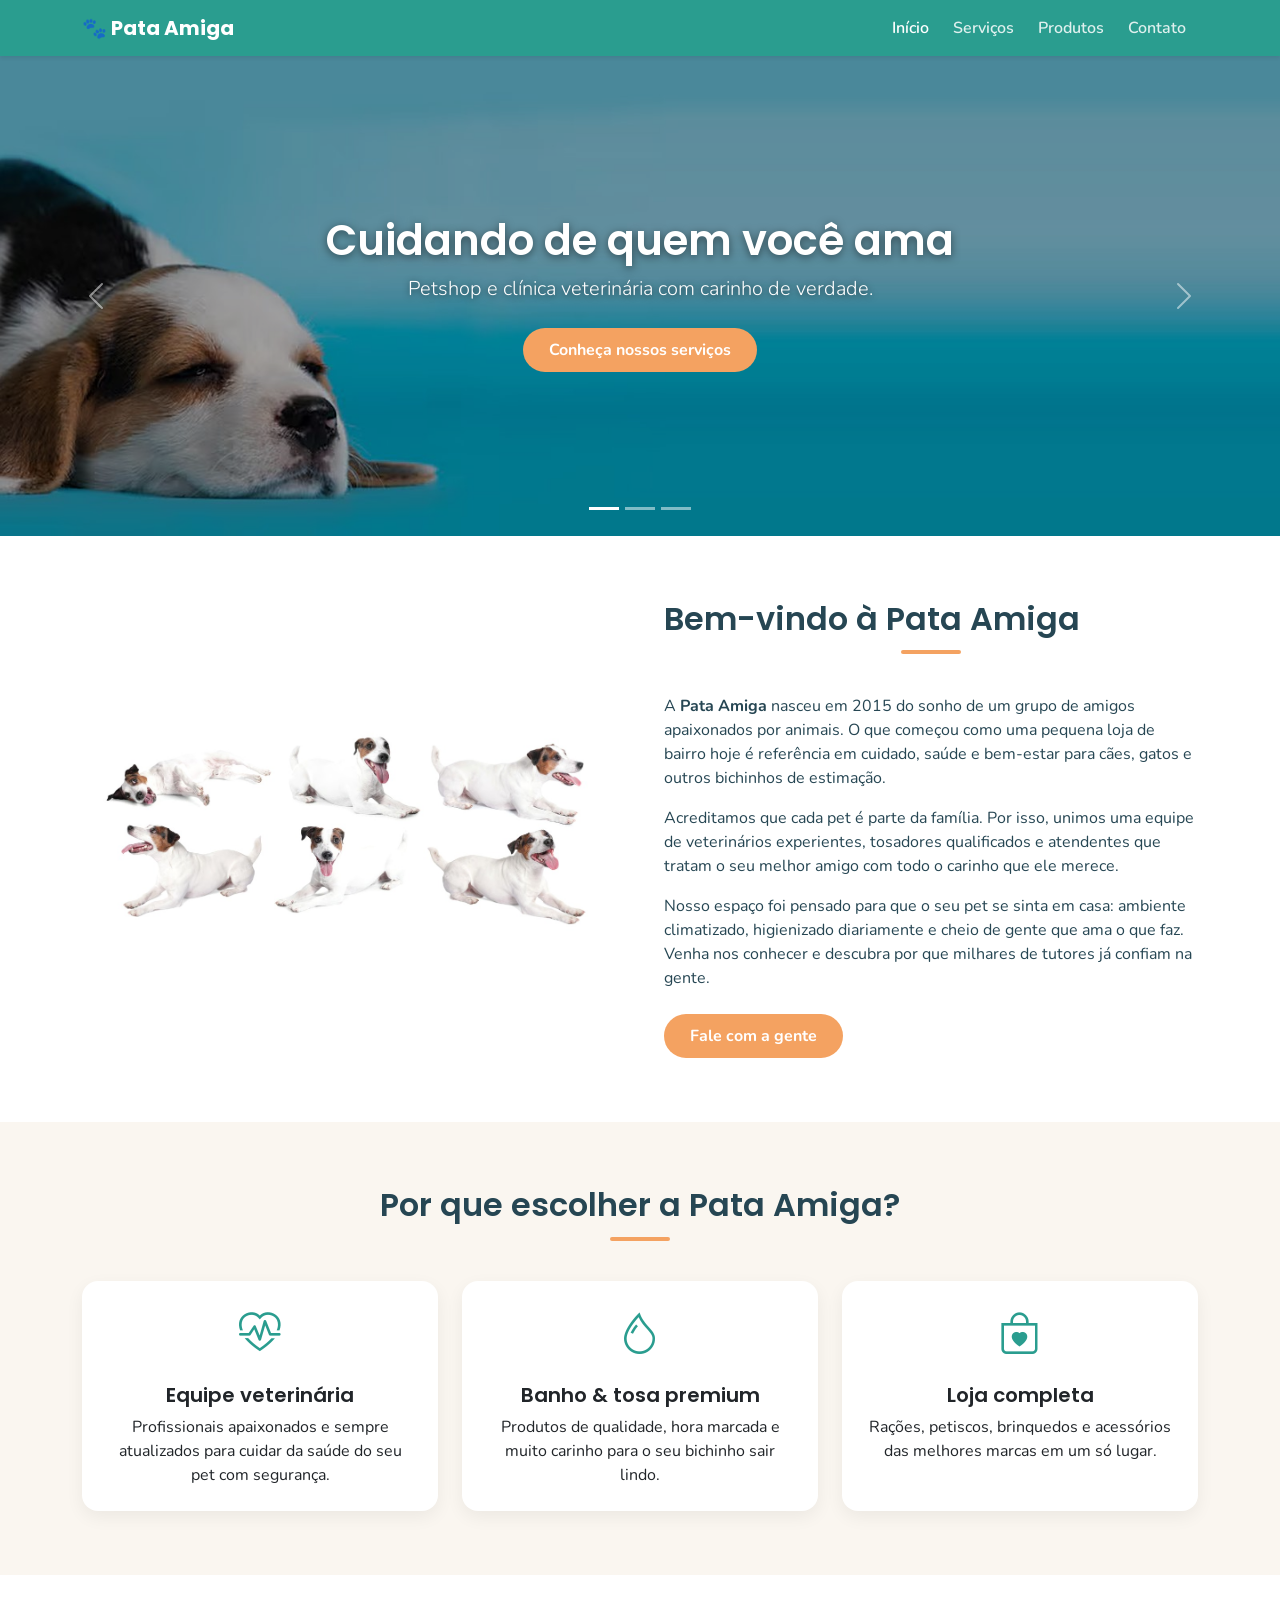
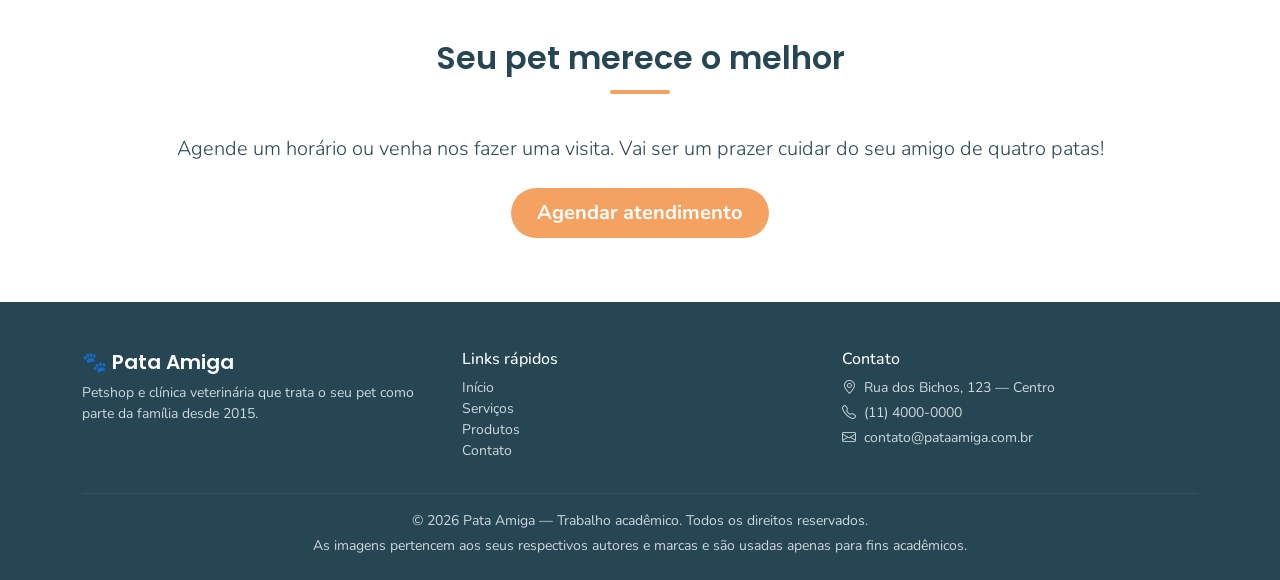
<file: index.html>
<!DOCTYPE html>
<html lang="pt-BR">
<head>
  <meta charset="UTF-8">
  <!-- Esta linha é o SEGREDO da responsividade: diz ao celular pra usar
       a largura real da tela. Sem ela, o site não encolhe no mobile. -->
  <meta name="viewport" content="width=device-width, initial-scale=1.0">
  <title>Pata Amiga — Petshop & Clínica Veterinária</title>

  <!-- Bootstrap (framework de estilo e responsividade) -->
  <link href="https://cdn.jsdelivr.net/npm/bootstrap@5.3.3/dist/css/bootstrap.min.css" rel="stylesheet">
  <!-- Ícones do Bootstrap (patinhas, telefone, etc.) -->
  <link href="https://cdn.jsdelivr.net/npm/bootstrap-icons@1.11.3/font/bootstrap-icons.min.css" rel="stylesheet">
  <!-- Fontes do Google -->
  <link href="https://fonts.googleapis.com/css2?family=Nunito:wght@400;600;700&family=Poppins:wght@500;600;700&display=swap" rel="stylesheet">
  <!-- Nosso CSS (tem que vir DEPOIS do Bootstrap pra conseguir sobrescrever) -->
  <link href="css/style.css" rel="stylesheet">
</head>
<body>

  <!-- ============ MENU (navbar) ============
       É o mesmo em todas as páginas. A classe "active" marca a página atual. -->
  <nav class="navbar navbar-expand-lg navbar-dark fixed-top shadow-sm navbar-pata">
    <div class="container">
      <a class="navbar-brand fw-bold" href="index.html">🐾 Pata Amiga</a>
      <!-- Botão "hambúrguer" que aparece no celular -->
      <button class="navbar-toggler" type="button" data-bs-toggle="collapse"
              data-bs-target="#menu" aria-controls="menu" aria-expanded="false" aria-label="Abrir menu">
        <span class="navbar-toggler-icon"></span>
      </button>
      <div class="collapse navbar-collapse" id="menu">
        <ul class="navbar-nav ms-auto">
          <li class="nav-item"><a class="nav-link active" href="index.html">Início</a></li>
          <li class="nav-item"><a class="nav-link" href="servicos.html">Serviços</a></li>
          <li class="nav-item"><a class="nav-link" href="produtos.html">Produtos</a></li>
          <li class="nav-item"><a class="nav-link" href="contato.html">Contato</a></li>
        </ul>
      </div>
    </div>
  </nav>

  <!-- ============ CARROSSEL (componente Bootstrap) ============ -->
  <div id="carrossel" class="carousel slide" data-bs-ride="carousel">
    <!-- Bolinhas de navegação embaixo -->
    <div class="carousel-indicators">
      <button type="button" data-bs-target="#carrossel" data-bs-slide-to="0" class="active" aria-label="Slide 1"></button>
      <button type="button" data-bs-target="#carrossel" data-bs-slide-to="1" aria-label="Slide 2"></button>
      <button type="button" data-bs-target="#carrossel" data-bs-slide-to="2" aria-label="Slide 3"></button>
    </div>
    <div class="carousel-inner">
      <div class="carousel-item active">
        <!-- "foco-esquerda" (ver style.css): mantém o filhote visível quando a foto é cortada -->
        <img src="img/banner-cachorro.jpg" class="foco-esquerda" alt="Filhote de beagle dormindo tranquilo">
        <div class="carousel-caption">
          <h2>Cuidando de quem você ama</h2>
          <p class="lead">Petshop e clínica veterinária com carinho de verdade.</p>
          <a href="servicos.html" class="btn btn-pata mt-2">Conheça nossos serviços</a>
        </div>
      </div>
      <div class="carousel-item">
        <img src="img/banner-tosa.jpg" alt="Tosadora secando um cachorro shih-tzu">
        <div class="carousel-caption">
          <h2>Banho & tosa com hora marcada</h2>
          <p class="lead">Seu pet sai cheiroso, bonito e sem estresse.</p>
          <a href="servicos.html" class="btn btn-pata mt-2">Agende agora</a>
        </div>
      </div>
      <div class="carousel-item">
        <img src="img/banner-produtos.jpg" alt="Linha de produtos de higiene para cães e gatos">
        <div class="carousel-caption">
          <h2>Tudo que o seu pet precisa</h2>
          <p class="lead">Rações, higiene, brinquedos e acessórios das melhores marcas.</p>
          <a href="produtos.html" class="btn btn-pata mt-2">Ver produtos</a>
        </div>
      </div>
    </div>
    <!-- Setas laterais -->
    <button class="carousel-control-prev" type="button" data-bs-target="#carrossel" data-bs-slide="prev">
      <span class="carousel-control-prev-icon" aria-hidden="true"></span>
      <span class="visually-hidden">Anterior</span>
    </button>
    <button class="carousel-control-next" type="button" data-bs-target="#carrossel" data-bs-slide="next">
      <span class="carousel-control-next-icon" aria-hidden="true"></span>
      <span class="visually-hidden">Próximo</span>
    </button>
  </div>

  <!-- ============ QUEM SOMOS ============ -->
  <section class="secao secao-branca">
    <div class="container">
      <!-- g-4 / g-lg-5 = espaço entre as colunas: menor no celular, maior em
           telas grandes. (Um espaço grande demais no celular "vaza" da tela
           e cria uma rolagem lateral.) -->
      <div class="row align-items-center g-4 g-lg-5">
        <div class="col-lg-6">
          <img src="img/boas-vindas.jpg" alt="Cachorro jack russell brincando em seis poses" class="img-fluid">
        </div>
        <div class="col-lg-6">
          <h2 class="titulo-secao text-start">Bem-vindo à Pata Amiga</h2>
          <p>A <strong>Pata Amiga</strong> nasceu em 2015 do sonho de um grupo de amigos apaixonados por animais. O que começou como uma pequena loja de bairro hoje é referência em cuidado, saúde e bem-estar para cães, gatos e outros bichinhos de estimação.</p>
          <p>Acreditamos que cada pet é parte da família. Por isso, unimos uma equipe de veterinários experientes, tosadores qualificados e atendentes que tratam o seu melhor amigo com todo o carinho que ele merece.</p>
          <p>Nosso espaço foi pensado para que o seu pet se sinta em casa: ambiente climatizado, higienizado diariamente e cheio de gente que ama o que faz. Venha nos conhecer e descubra por que milhares de tutores já confiam na gente.</p>
          <a href="contato.html" class="btn btn-pata mt-2">Fale com a gente</a>
        </div>
      </div>
    </div>
  </section>

  <!-- ============ DIFERENCIAIS (cards) ============ -->
  <section class="secao">
    <div class="container">
      <h2 class="titulo-secao">Por que escolher a Pata Amiga?</h2>
      <div class="row g-4">
        <div class="col-md-4">
          <div class="card h-100 text-center p-4">
            <i class="bi bi-heart-pulse icone-servico mb-3"></i>
            <h5>Equipe veterinária</h5>
            <p class="mb-0">Profissionais apaixonados e sempre atualizados para cuidar da saúde do seu pet com segurança.</p>
          </div>
        </div>
        <div class="col-md-4">
          <div class="card h-100 text-center p-4">
            <i class="bi bi-droplet icone-servico mb-3"></i>
            <h5>Banho & tosa premium</h5>
            <p class="mb-0">Produtos de qualidade, hora marcada e muito carinho para o seu bichinho sair lindo.</p>
          </div>
        </div>
        <div class="col-md-4">
          <div class="card h-100 text-center p-4">
            <i class="bi bi-bag-heart icone-servico mb-3"></i>
            <h5>Loja completa</h5>
            <p class="mb-0">Rações, petiscos, brinquedos e acessórios das melhores marcas em um só lugar.</p>
          </div>
        </div>
      </div>
    </div>
  </section>

  <!-- ============ CHAMADA FINAL ============ -->
  <section class="secao secao-branca text-center">
    <div class="container">
      <h2 class="titulo-secao">Seu pet merece o melhor</h2>
      <p class="lead mb-4">Agende um horário ou venha nos fazer uma visita. Vai ser um prazer cuidar do seu amigo de quatro patas!</p>
      <a href="contato.html" class="btn btn-pata btn-lg">Agendar atendimento</a>
    </div>
  </section>

  <!-- ============ RODAPÉ ============ -->
  <footer class="rodape pt-5 pb-4">
    <div class="container">
      <div class="row g-4">
        <div class="col-md-4">
          <h5 class="text-white">🐾 Pata Amiga</h5>
          <p class="small">Petshop e clínica veterinária que trata o seu pet como parte da família desde 2015.</p>
        </div>
        <div class="col-md-4">
          <h6 class="text-white">Links rápidos</h6>
          <ul class="list-unstyled small">
            <li><a href="index.html">Início</a></li>
            <li><a href="servicos.html">Serviços</a></li>
            <li><a href="produtos.html">Produtos</a></li>
            <li><a href="contato.html">Contato</a></li>
          </ul>
        </div>
        <div class="col-md-4">
          <h6 class="text-white">Contato</h6>
          <p class="small mb-1"><i class="bi bi-geo-alt me-2"></i>Rua dos Bichos, 123 — Centro</p>
          <p class="small mb-1"><i class="bi bi-telephone me-2"></i>(11) 4000-0000</p>
          <p class="small"><i class="bi bi-envelope me-2"></i>contato@pataamiga.com.br</p>
        </div>
      </div>
      <hr class="border-secondary">
      <p class="text-center small mb-1">© 2026 Pata Amiga — Trabalho acadêmico. Todos os direitos reservados.</p>
      <p class="text-center small mb-0">As imagens pertencem aos seus respectivos autores e marcas e são usadas apenas para fins acadêmicos.</p>
    </div>
  </footer>

  <!-- JavaScript do Bootstrap (faz o menu e o carrossel funcionarem) -->
  <script src="https://cdn.jsdelivr.net/npm/bootstrap@5.3.3/dist/js/bootstrap.bundle.min.js"></script>
</body>
</html>
</file>
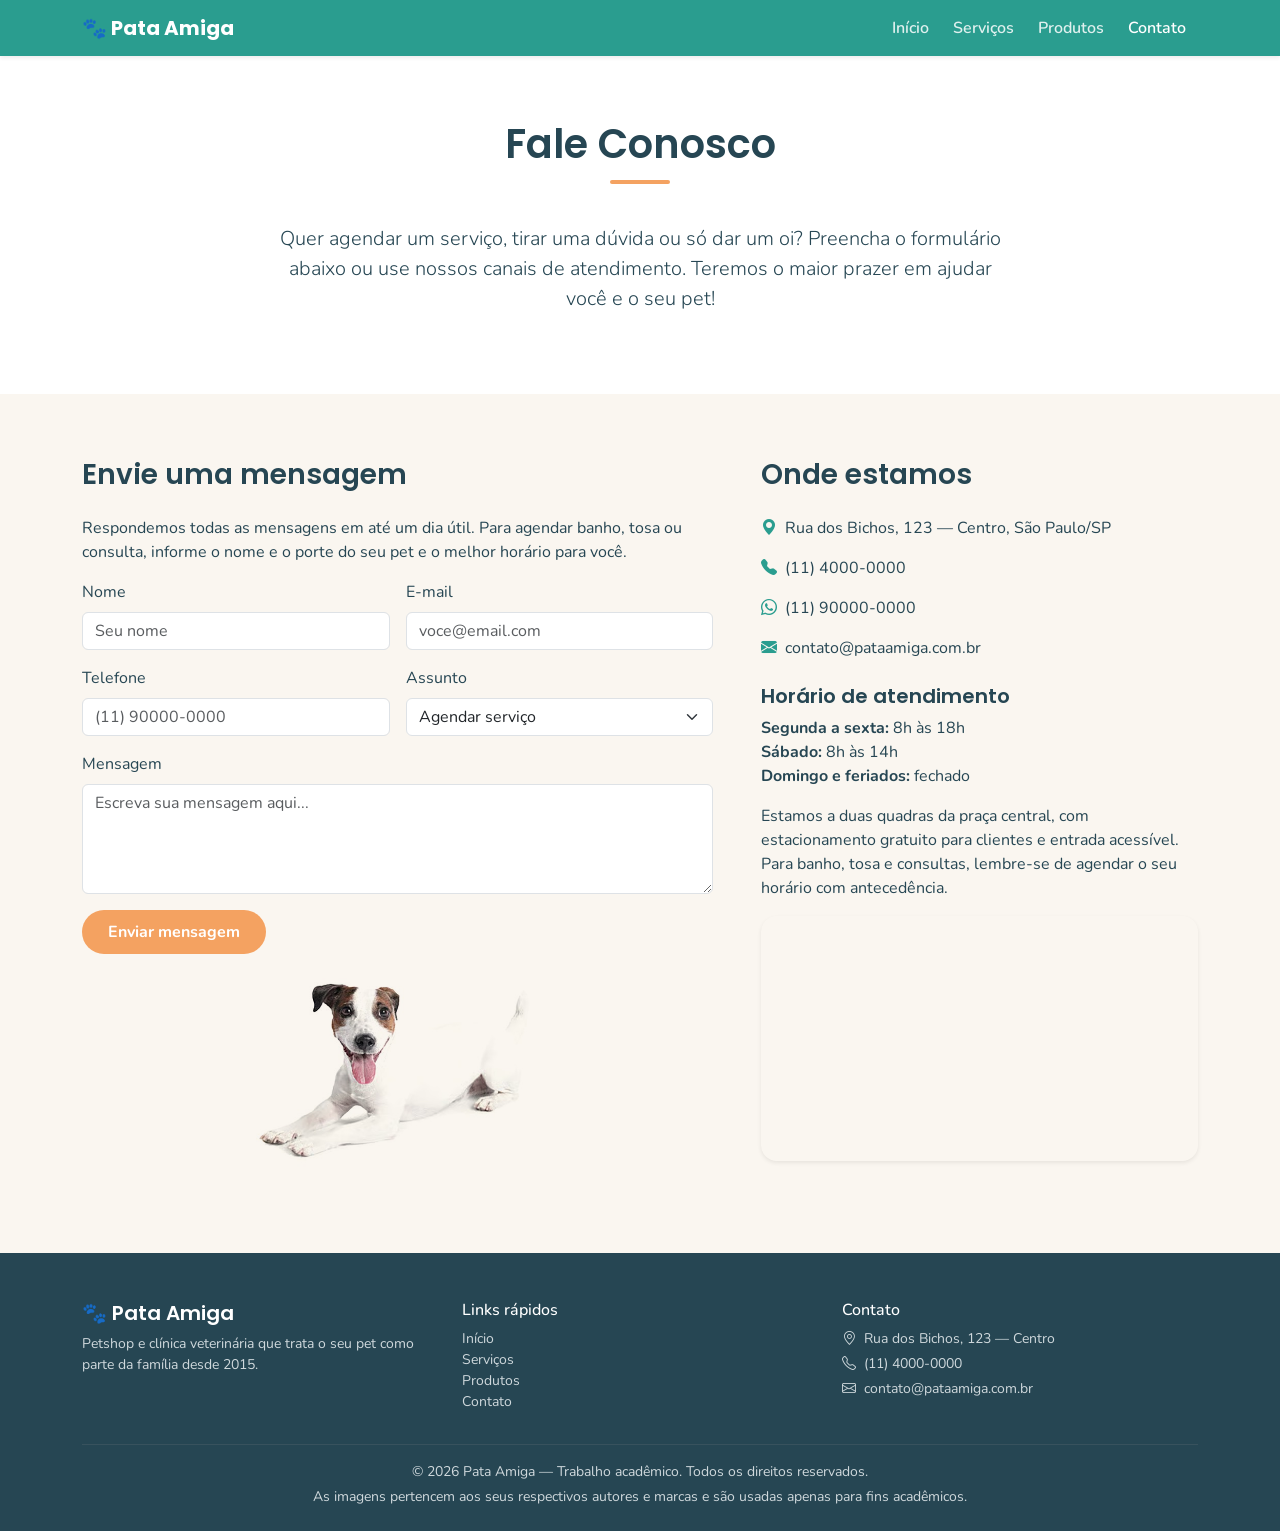
<file: contato.html>
<!DOCTYPE html>
<html lang="pt-BR">
<head>
  <meta charset="UTF-8">
  <meta name="viewport" content="width=device-width, initial-scale=1.0">
  <title>Contato — Pata Amiga</title>
  <link href="https://cdn.jsdelivr.net/npm/bootstrap@5.3.3/dist/css/bootstrap.min.css" rel="stylesheet">
  <link href="https://cdn.jsdelivr.net/npm/bootstrap-icons@1.11.3/font/bootstrap-icons.min.css" rel="stylesheet">
  <link href="https://fonts.googleapis.com/css2?family=Nunito:wght@400;600;700&family=Poppins:wght@500;600;700&display=swap" rel="stylesheet">
  <link href="css/style.css" rel="stylesheet">
</head>
<body>

  <!-- MENU -->
  <nav class="navbar navbar-expand-lg navbar-dark fixed-top shadow-sm navbar-pata">
    <div class="container">
      <a class="navbar-brand fw-bold" href="index.html">🐾 Pata Amiga</a>
      <button class="navbar-toggler" type="button" data-bs-toggle="collapse"
              data-bs-target="#menu" aria-controls="menu" aria-expanded="false" aria-label="Abrir menu">
        <span class="navbar-toggler-icon"></span>
      </button>
      <div class="collapse navbar-collapse" id="menu">
        <ul class="navbar-nav ms-auto">
          <li class="nav-item"><a class="nav-link" href="index.html">Início</a></li>
          <li class="nav-item"><a class="nav-link" href="servicos.html">Serviços</a></li>
          <li class="nav-item"><a class="nav-link" href="produtos.html">Produtos</a></li>
          <li class="nav-item"><a class="nav-link active" href="contato.html">Contato</a></li>
        </ul>
      </div>
    </div>
  </nav>

  <!-- CABEÇALHO -->
  <header class="secao secao-branca text-center">
    <div class="container">
      <h1 class="titulo-secao">Fale Conosco</h1>
      <p class="lead col-lg-8 mx-auto">Quer agendar um serviço, tirar uma dúvida ou só dar um oi? Preencha o formulário abaixo ou use nossos canais de atendimento. Teremos o maior prazer em ajudar você e o seu pet!</p>
    </div>
  </header>

  <section class="secao">
    <div class="container">
      <!-- g-4 no celular e g-lg-5 em telas grandes (espaço entre as colunas) -->
      <div class="row g-4 g-lg-5">

        <!-- FORMULÁRIO (componente de formulário do Bootstrap) -->
        <div class="col-lg-7">
          <h3 class="mb-4">Envie uma mensagem</h3>
          <p>Respondemos todas as mensagens em até um dia útil. Para agendar banho, tosa ou consulta, informe o nome e o porte do seu pet e o melhor horário para você.</p>
          <!-- Obs: por ser um site estático, o formulário é visual (não envia
               e-mail de verdade). Isso é normal e esperado neste trabalho. -->
          <form>
            <div class="row g-3">
              <div class="col-md-6">
                <label for="nome" class="form-label">Nome</label>
                <input type="text" class="form-control" id="nome" placeholder="Seu nome">
              </div>
              <div class="col-md-6">
                <label for="email" class="form-label">E-mail</label>
                <input type="email" class="form-control" id="email" placeholder="voce@email.com">
              </div>
              <div class="col-md-6">
                <label for="telefone" class="form-label">Telefone</label>
                <input type="tel" class="form-control" id="telefone" placeholder="(11) 90000-0000">
              </div>
              <div class="col-md-6">
                <label for="assunto" class="form-label">Assunto</label>
                <select class="form-select" id="assunto">
                  <option selected>Agendar serviço</option>
                  <option>Dúvida sobre produto</option>
                  <option>Elogio ou sugestão</option>
                  <option>Outro</option>
                </select>
              </div>
              <div class="col-12">
                <label for="mensagem" class="form-label">Mensagem</label>
                <textarea class="form-control" id="mensagem" rows="4" placeholder="Escreva sua mensagem aqui..."></textarea>
              </div>
              <div class="col-12">
                <button type="submit" class="btn btn-pata">Enviar mensagem</button>
              </div>
            </div>
          </form>
          <!-- col-8 / col-md-6 = largura da foto (2/3 da coluna no celular, metade em telas maiores).
               "foto-sem-fundo" (ver style.css) funde o fundo branco da foto com a página. -->
          <img src="img/contato-cachorro.jpg" alt="Cachorro jack russell deitado com a língua de fora" class="img-fluid d-block mx-auto mt-4 col-8 col-md-6 foto-sem-fundo">
        </div>

        <!-- INFORMAÇÕES DE CONTATO -->
        <div class="col-lg-5">
          <h3 class="mb-4">Onde estamos</h3>
          <p><i class="bi bi-geo-alt-fill me-2" style="color:var(--cor-primaria)"></i>Rua dos Bichos, 123 — Centro, São Paulo/SP</p>
          <p><i class="bi bi-telephone-fill me-2" style="color:var(--cor-primaria)"></i>(11) 4000-0000</p>
          <p><i class="bi bi-whatsapp me-2" style="color:var(--cor-primaria)"></i>(11) 90000-0000</p>
          <p><i class="bi bi-envelope-fill me-2" style="color:var(--cor-primaria)"></i>contato@pataamiga.com.br</p>

          <h5 class="mt-4">Horário de atendimento</h5>
          <ul class="list-unstyled">
            <li><strong>Segunda a sexta:</strong> 8h às 18h</li>
            <li><strong>Sábado:</strong> 8h às 14h</li>
            <li><strong>Domingo e feriados:</strong> fechado</li>
          </ul>
          <p>Estamos a duas quadras da praça central, com estacionamento gratuito para clientes e entrada acessível. Para banho, tosa e consultas, lembre-se de agendar o seu horário com antecedência.</p>

          <!-- Mapa (opcional). Troque o endereço depois, se quiser. -->
          <div class="ratio ratio-16x9 mt-3 rounded-4 overflow-hidden shadow-sm">
            <iframe src="https://www.google.com/maps?q=S%C3%A3o+Paulo&output=embed" style="border:0;" allowfullscreen loading="lazy"></iframe>
          </div>
        </div>

      </div>
    </div>
  </section>

  <!-- RODAPÉ -->
  <footer class="rodape pt-5 pb-4">
    <div class="container">
      <div class="row g-4">
        <div class="col-md-4">
          <h5 class="text-white">🐾 Pata Amiga</h5>
          <p class="small">Petshop e clínica veterinária que trata o seu pet como parte da família desde 2015.</p>
        </div>
        <div class="col-md-4">
          <h6 class="text-white">Links rápidos</h6>
          <ul class="list-unstyled small">
            <li><a href="index.html">Início</a></li>
            <li><a href="servicos.html">Serviços</a></li>
            <li><a href="produtos.html">Produtos</a></li>
            <li><a href="contato.html">Contato</a></li>
          </ul>
        </div>
        <div class="col-md-4">
          <h6 class="text-white">Contato</h6>
          <p class="small mb-1"><i class="bi bi-geo-alt me-2"></i>Rua dos Bichos, 123 — Centro</p>
          <p class="small mb-1"><i class="bi bi-telephone me-2"></i>(11) 4000-0000</p>
          <p class="small"><i class="bi bi-envelope me-2"></i>contato@pataamiga.com.br</p>
        </div>
      </div>
      <hr class="border-secondary">
      <p class="text-center small mb-1">© 2026 Pata Amiga — Trabalho acadêmico. Todos os direitos reservados.</p>
      <p class="text-center small mb-0">As imagens pertencem aos seus respectivos autores e marcas e são usadas apenas para fins acadêmicos.</p>
    </div>
  </footer>

  <script src="https://cdn.jsdelivr.net/npm/bootstrap@5.3.3/dist/js/bootstrap.bundle.min.js"></script>
</body>
</html>
</file>
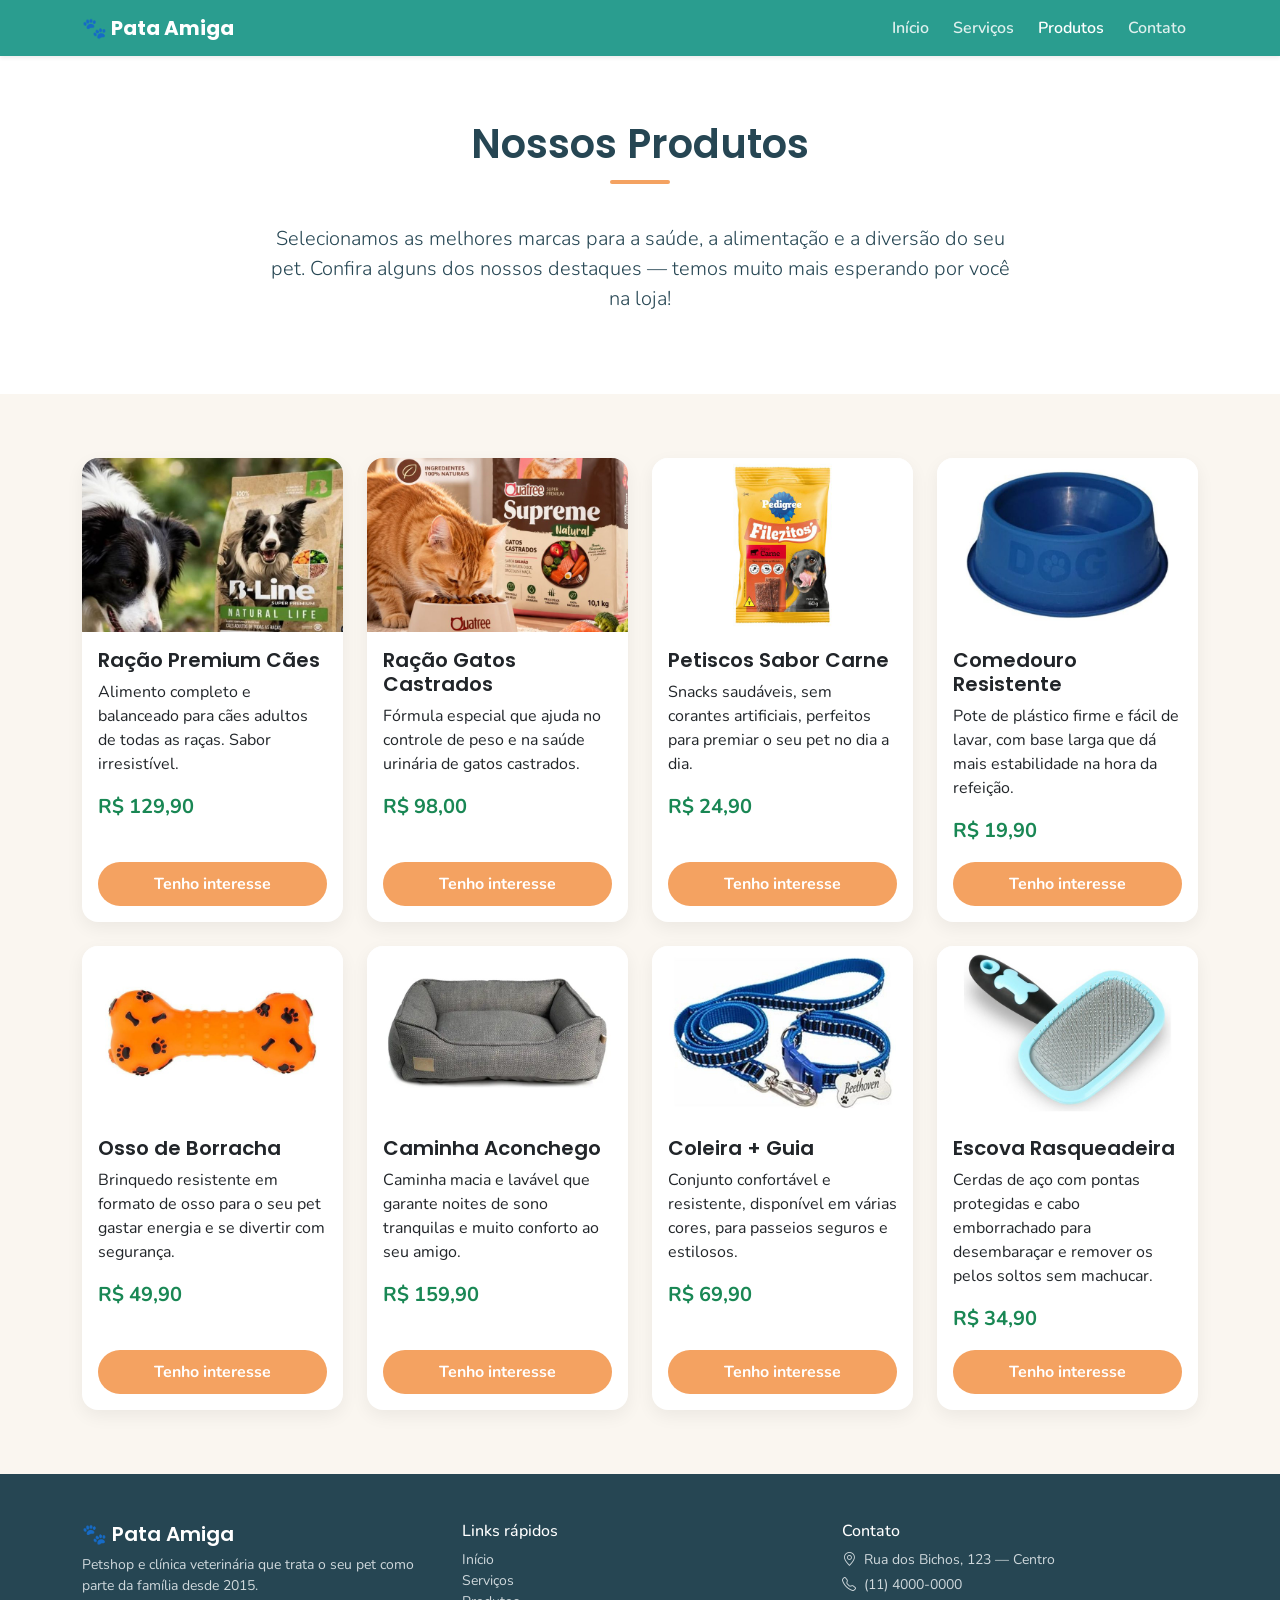
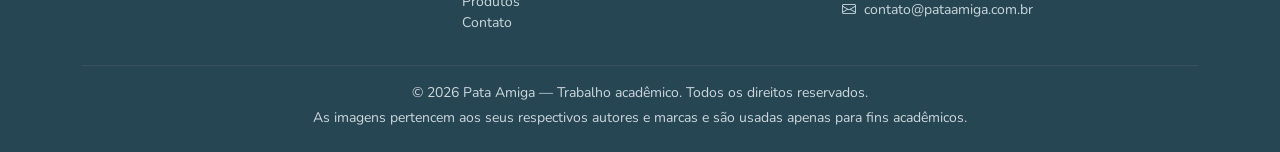
<file: produtos.html>
<!DOCTYPE html>
<html lang="pt-BR">
<head>
  <meta charset="UTF-8">
  <meta name="viewport" content="width=device-width, initial-scale=1.0">
  <title>Produtos — Pata Amiga</title>
  <link href="https://cdn.jsdelivr.net/npm/bootstrap@5.3.3/dist/css/bootstrap.min.css" rel="stylesheet">
  <link href="https://cdn.jsdelivr.net/npm/bootstrap-icons@1.11.3/font/bootstrap-icons.min.css" rel="stylesheet">
  <link href="https://fonts.googleapis.com/css2?family=Nunito:wght@400;600;700&family=Poppins:wght@500;600;700&display=swap" rel="stylesheet">
  <link href="css/style.css" rel="stylesheet">
</head>
<body>

  <!-- MENU -->
  <nav class="navbar navbar-expand-lg navbar-dark fixed-top shadow-sm navbar-pata">
    <div class="container">
      <a class="navbar-brand fw-bold" href="index.html">🐾 Pata Amiga</a>
      <button class="navbar-toggler" type="button" data-bs-toggle="collapse"
              data-bs-target="#menu" aria-controls="menu" aria-expanded="false" aria-label="Abrir menu">
        <span class="navbar-toggler-icon"></span>
      </button>
      <div class="collapse navbar-collapse" id="menu">
        <ul class="navbar-nav ms-auto">
          <li class="nav-item"><a class="nav-link" href="index.html">Início</a></li>
          <li class="nav-item"><a class="nav-link" href="servicos.html">Serviços</a></li>
          <li class="nav-item"><a class="nav-link active" href="produtos.html">Produtos</a></li>
          <li class="nav-item"><a class="nav-link" href="contato.html">Contato</a></li>
        </ul>
      </div>
    </div>
  </nav>

  <!-- CABEÇALHO -->
  <header class="secao secao-branca text-center">
    <div class="container">
      <h1 class="titulo-secao">Nossos Produtos</h1>
      <p class="lead col-lg-8 mx-auto">Selecionamos as melhores marcas para a saúde, a alimentação e a diversão do seu pet. Confira alguns dos nossos destaques — temos muito mais esperando por você na loja!</p>
    </div>
  </header>

  <!-- GRADE DE PRODUTOS (cards) -->
  <section class="secao">
    <div class="container">
      <!-- Grade responsiva: 1 produto por linha no celular, 2 no tablet (col-sm-6),
           3 em telas médias (col-lg-4) e 4 em telas grandes (col-xl-3).
           "justify-content-center" centraliza a última linha quando ela não fica completa. -->
      <div class="row g-4 justify-content-center">

        <div class="col-sm-6 col-lg-4 col-xl-3">
          <div class="card h-100">
            <img src="img/produto-racao-caes.jpg" class="card-img-top" alt="Saco de ração para cães ao lado de um border collie comendo">
            <div class="card-body d-flex flex-column">
              <h5 class="card-title">Ração Premium Cães</h5>
              <p class="card-text">Alimento completo e balanceado para cães adultos de todas as raças. Sabor irresistível.</p>
              <p class="fw-bold fs-5 text-success mb-3">R$ 129,90</p>
              <a href="contato.html" class="btn btn-pata mt-auto">Tenho interesse</a>
            </div>
          </div>
        </div>

        <div class="col-sm-6 col-lg-4 col-xl-3">
          <div class="card h-100">
            <img src="img/produto-racao-gatos.jpg" class="card-img-top" alt="Saco de ração para gatos castrados ao lado de um gato comendo">
            <div class="card-body d-flex flex-column">
              <h5 class="card-title">Ração Gatos Castrados</h5>
              <p class="card-text">Fórmula especial que ajuda no controle de peso e na saúde urinária de gatos castrados.</p>
              <p class="fw-bold fs-5 text-success mb-3">R$ 98,00</p>
              <a href="contato.html" class="btn btn-pata mt-auto">Tenho interesse</a>
            </div>
          </div>
        </div>

        <div class="col-sm-6 col-lg-4 col-xl-3">
          <div class="card h-100">
            <img src="img/produto-petisco.jpg" class="card-img-top" alt="Pacote de petiscos sabor carne para cães">
            <div class="card-body d-flex flex-column">
              <h5 class="card-title">Petiscos Sabor Carne</h5>
              <p class="card-text">Snacks saudáveis, sem corantes artificiais, perfeitos para premiar o seu pet no dia a dia.</p>
              <p class="fw-bold fs-5 text-success mb-3">R$ 24,90</p>
              <a href="contato.html" class="btn btn-pata mt-auto">Tenho interesse</a>
            </div>
          </div>
        </div>

        <div class="col-sm-6 col-lg-4 col-xl-3">
          <div class="card h-100">
            <img src="img/produto-comedouro.jpg" class="card-img-top" alt="Comedouro azul de plástico para cães">
            <div class="card-body d-flex flex-column">
              <h5 class="card-title">Comedouro Resistente</h5>
              <p class="card-text">Pote de plástico firme e fácil de lavar, com base larga que dá mais estabilidade na hora da refeição.</p>
              <p class="fw-bold fs-5 text-success mb-3">R$ 19,90</p>
              <a href="contato.html" class="btn btn-pata mt-auto">Tenho interesse</a>
            </div>
          </div>
        </div>

        <div class="col-sm-6 col-lg-4 col-xl-3">
          <div class="card h-100">
            <img src="img/produto-brinquedo.jpg" class="card-img-top" alt="Osso de borracha laranja para cães">
            <div class="card-body d-flex flex-column">
              <h5 class="card-title">Osso de Borracha</h5>
              <p class="card-text">Brinquedo resistente em formato de osso para o seu pet gastar energia e se divertir com segurança.</p>
              <p class="fw-bold fs-5 text-success mb-3">R$ 49,90</p>
              <a href="contato.html" class="btn btn-pata mt-auto">Tenho interesse</a>
            </div>
          </div>
        </div>

        <div class="col-sm-6 col-lg-4 col-xl-3">
          <div class="card h-100">
            <img src="img/produto-caminha.jpg" class="card-img-top" alt="Caminha cinza de tecido para cães e gatos">
            <div class="card-body d-flex flex-column">
              <h5 class="card-title">Caminha Aconchego</h5>
              <p class="card-text">Caminha macia e lavável que garante noites de sono tranquilas e muito conforto ao seu amigo.</p>
              <p class="fw-bold fs-5 text-success mb-3">R$ 159,90</p>
              <a href="contato.html" class="btn btn-pata mt-auto">Tenho interesse</a>
            </div>
          </div>
        </div>

        <div class="col-sm-6 col-lg-4 col-xl-3">
          <div class="card h-100">
            <img src="img/produto-coleira.jpg" class="card-img-top" alt="Coleira e guia azuis com plaquinha de identificação">
            <div class="card-body d-flex flex-column">
              <h5 class="card-title">Coleira + Guia</h5>
              <p class="card-text">Conjunto confortável e resistente, disponível em várias cores, para passeios seguros e estilosos.</p>
              <p class="fw-bold fs-5 text-success mb-3">R$ 69,90</p>
              <a href="contato.html" class="btn btn-pata mt-auto">Tenho interesse</a>
            </div>
          </div>
        </div>

        <div class="col-sm-6 col-lg-4 col-xl-3">
          <div class="card h-100">
            <img src="img/produto-escova.jpg" class="card-img-top" alt="Escova rasqueadeira azul e preta para pelos de cães e gatos">
            <div class="card-body d-flex flex-column">
              <h5 class="card-title">Escova Rasqueadeira</h5>
              <p class="card-text">Cerdas de aço com pontas protegidas e cabo emborrachado para desembaraçar e remover os pelos soltos sem machucar.</p>
              <p class="fw-bold fs-5 text-success mb-3">R$ 34,90</p>
              <a href="contato.html" class="btn btn-pata mt-auto">Tenho interesse</a>
            </div>
          </div>
        </div>

      </div>
    </div>
  </section>

  <!-- RODAPÉ -->
  <footer class="rodape pt-5 pb-4">
    <div class="container">
      <div class="row g-4">
        <div class="col-md-4">
          <h5 class="text-white">🐾 Pata Amiga</h5>
          <p class="small">Petshop e clínica veterinária que trata o seu pet como parte da família desde 2015.</p>
        </div>
        <div class="col-md-4">
          <h6 class="text-white">Links rápidos</h6>
          <ul class="list-unstyled small">
            <li><a href="index.html">Início</a></li>
            <li><a href="servicos.html">Serviços</a></li>
            <li><a href="produtos.html">Produtos</a></li>
            <li><a href="contato.html">Contato</a></li>
          </ul>
        </div>
        <div class="col-md-4">
          <h6 class="text-white">Contato</h6>
          <p class="small mb-1"><i class="bi bi-geo-alt me-2"></i>Rua dos Bichos, 123 — Centro</p>
          <p class="small mb-1"><i class="bi bi-telephone me-2"></i>(11) 4000-0000</p>
          <p class="small"><i class="bi bi-envelope me-2"></i>contato@pataamiga.com.br</p>
        </div>
      </div>
      <hr class="border-secondary">
      <p class="text-center small mb-1">© 2026 Pata Amiga — Trabalho acadêmico. Todos os direitos reservados.</p>
      <p class="text-center small mb-0">As imagens pertencem aos seus respectivos autores e marcas e são usadas apenas para fins acadêmicos.</p>
    </div>
  </footer>

  <script src="https://cdn.jsdelivr.net/npm/bootstrap@5.3.3/dist/js/bootstrap.bundle.min.js"></script>
</body>
</html>
</file>
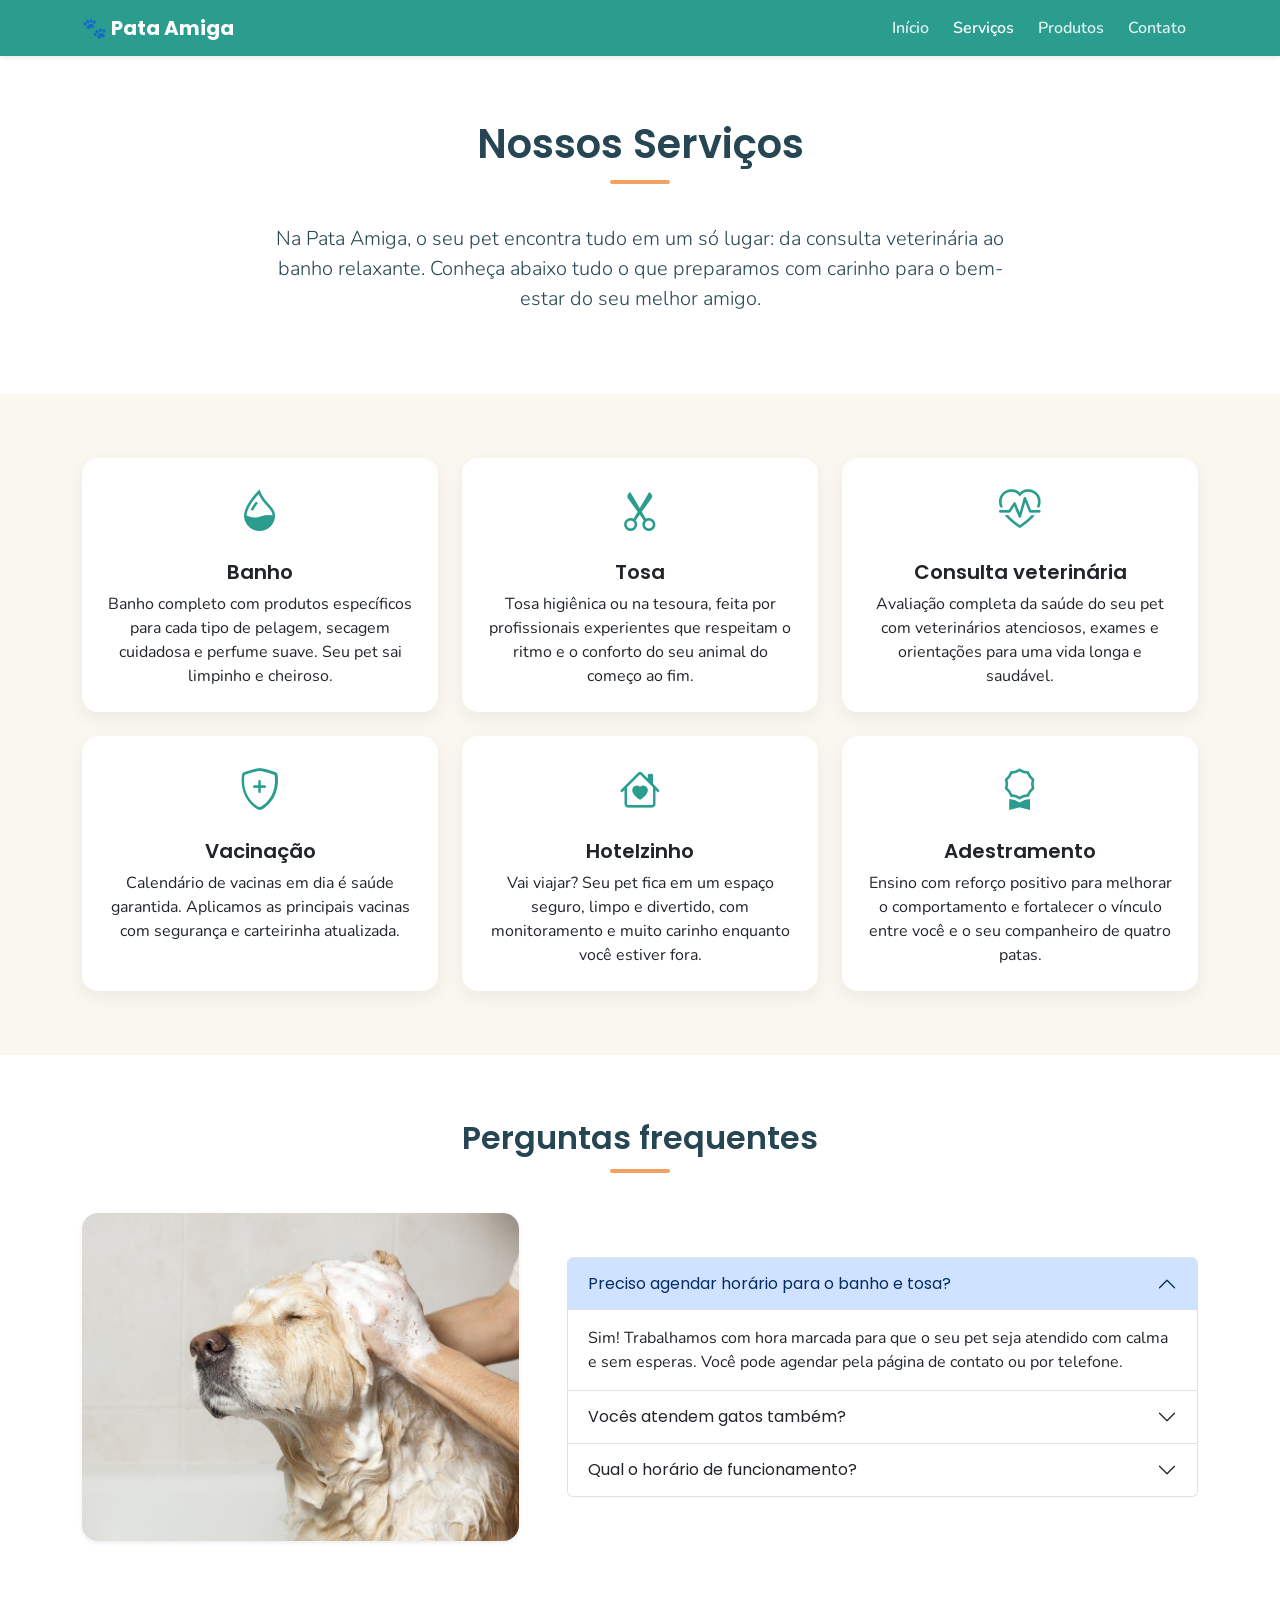
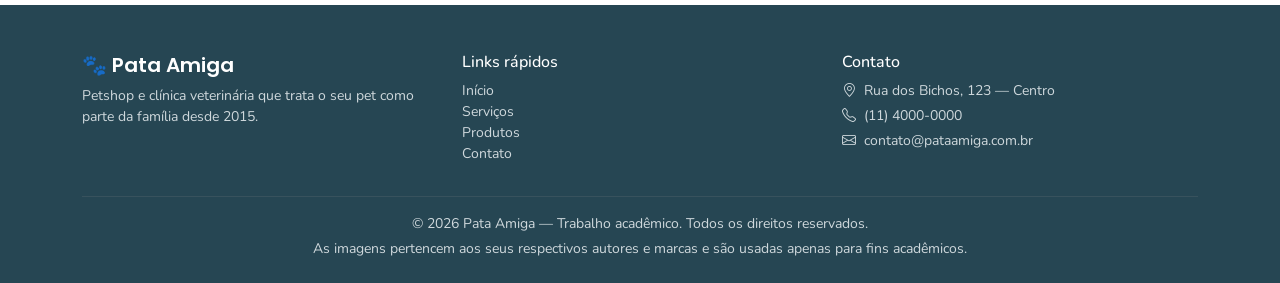
<file: servicos.html>
<!DOCTYPE html>
<html lang="pt-BR">
<head>
  <meta charset="UTF-8">
  <meta name="viewport" content="width=device-width, initial-scale=1.0">
  <title>Serviços — Pata Amiga</title>
  <link href="https://cdn.jsdelivr.net/npm/bootstrap@5.3.3/dist/css/bootstrap.min.css" rel="stylesheet">
  <link href="https://cdn.jsdelivr.net/npm/bootstrap-icons@1.11.3/font/bootstrap-icons.min.css" rel="stylesheet">
  <link href="https://fonts.googleapis.com/css2?family=Nunito:wght@400;600;700&family=Poppins:wght@500;600;700&display=swap" rel="stylesheet">
  <link href="css/style.css" rel="stylesheet">
</head>
<body>

  <!-- MENU (igual ao da index, mas aqui "Serviços" está active) -->
  <nav class="navbar navbar-expand-lg navbar-dark fixed-top shadow-sm navbar-pata">
    <div class="container">
      <a class="navbar-brand fw-bold" href="index.html">🐾 Pata Amiga</a>
      <button class="navbar-toggler" type="button" data-bs-toggle="collapse"
              data-bs-target="#menu" aria-controls="menu" aria-expanded="false" aria-label="Abrir menu">
        <span class="navbar-toggler-icon"></span>
      </button>
      <div class="collapse navbar-collapse" id="menu">
        <ul class="navbar-nav ms-auto">
          <li class="nav-item"><a class="nav-link" href="index.html">Início</a></li>
          <li class="nav-item"><a class="nav-link active" href="servicos.html">Serviços</a></li>
          <li class="nav-item"><a class="nav-link" href="produtos.html">Produtos</a></li>
          <li class="nav-item"><a class="nav-link" href="contato.html">Contato</a></li>
        </ul>
      </div>
    </div>
  </nav>

  <!-- CABEÇALHO DA PÁGINA -->
  <header class="secao secao-branca text-center">
    <div class="container">
      <h1 class="titulo-secao">Nossos Serviços</h1>
      <p class="lead col-lg-8 mx-auto">Na Pata Amiga, o seu pet encontra tudo em um só lugar: da consulta veterinária ao banho relaxante. Conheça abaixo tudo o que preparamos com carinho para o bem-estar do seu melhor amigo.</p>
    </div>
  </header>

  <!-- LISTA DE SERVIÇOS (cards) -->
  <section class="secao">
    <div class="container">
      <div class="row g-4">
        <div class="col-md-6 col-lg-4">
          <div class="card h-100 text-center p-4">
            <i class="bi bi-droplet-half icone-servico mb-3"></i>
            <h5>Banho</h5>
            <p class="mb-0">Banho completo com produtos específicos para cada tipo de pelagem, secagem cuidadosa e perfume suave. Seu pet sai limpinho e cheiroso.</p>
          </div>
        </div>
        <div class="col-md-6 col-lg-4">
          <div class="card h-100 text-center p-4">
            <i class="bi bi-scissors icone-servico mb-3"></i>
            <h5>Tosa</h5>
            <p class="mb-0">Tosa higiênica ou na tesoura, feita por profissionais experientes que respeitam o ritmo e o conforto do seu animal do começo ao fim.</p>
          </div>
        </div>
        <div class="col-md-6 col-lg-4">
          <div class="card h-100 text-center p-4">
            <i class="bi bi-heart-pulse icone-servico mb-3"></i>
            <h5>Consulta veterinária</h5>
            <p class="mb-0">Avaliação completa da saúde do seu pet com veterinários atenciosos, exames e orientações para uma vida longa e saudável.</p>
          </div>
        </div>
        <div class="col-md-6 col-lg-4">
          <div class="card h-100 text-center p-4">
            <i class="bi bi-shield-plus icone-servico mb-3"></i>
            <h5>Vacinação</h5>
            <p class="mb-0">Calendário de vacinas em dia é saúde garantida. Aplicamos as principais vacinas com segurança e carteirinha atualizada.</p>
          </div>
        </div>
        <div class="col-md-6 col-lg-4">
          <div class="card h-100 text-center p-4">
            <i class="bi bi-house-heart icone-servico mb-3"></i>
            <h5>Hotelzinho</h5>
            <p class="mb-0">Vai viajar? Seu pet fica em um espaço seguro, limpo e divertido, com monitoramento e muito carinho enquanto você estiver fora.</p>
          </div>
        </div>
        <div class="col-md-6 col-lg-4">
          <div class="card h-100 text-center p-4">
            <i class="bi bi-award icone-servico mb-3"></i>
            <h5>Adestramento</h5>
            <p class="mb-0">Ensino com reforço positivo para melhorar o comportamento e fortalecer o vínculo entre você e o seu companheiro de quatro patas.</p>
          </div>
        </div>
      </div>
    </div>
  </section>

  <!-- PERGUNTAS FREQUENTES (componente ACCORDION do Bootstrap) -->
  <section class="secao secao-branca">
    <div class="container">
      <h2 class="titulo-secao">Perguntas frequentes</h2>
      <!-- Duas colunas em telas grandes (foto + perguntas);
           no celular e no tablet, uma fica embaixo da outra. -->
      <div class="row align-items-center g-4 g-lg-5">
        <div class="col-lg-5">
          <img src="img/servicos-banho.jpg" alt="Cachorro golden retriever relaxado durante o banho, com espuma na cabeça" class="img-fluid rounded-4 shadow-sm">
        </div>
        <div class="col-lg-7">
          <div class="accordion" id="faq">
            <div class="accordion-item">
              <h2 class="accordion-header">
                <button class="accordion-button" type="button" data-bs-toggle="collapse" data-bs-target="#faq1">
                  Preciso agendar horário para o banho e tosa?
                </button>
              </h2>
              <div id="faq1" class="accordion-collapse collapse show" data-bs-parent="#faq">
                <div class="accordion-body">Sim! Trabalhamos com hora marcada para que o seu pet seja atendido com calma e sem esperas. Você pode agendar pela página de contato ou por telefone.</div>
              </div>
            </div>
            <div class="accordion-item">
              <h2 class="accordion-header">
                <button class="accordion-button collapsed" type="button" data-bs-toggle="collapse" data-bs-target="#faq2">
                  Vocês atendem gatos também?
                </button>
              </h2>
              <div id="faq2" class="accordion-collapse collapse" data-bs-parent="#faq">
                <div class="accordion-body">Com certeza! Nossa equipe é preparada para cuidar de cães, gatos e outros pequenos animais com todo o cuidado que cada espécie precisa.</div>
              </div>
            </div>
            <div class="accordion-item">
              <h2 class="accordion-header">
                <button class="accordion-button collapsed" type="button" data-bs-toggle="collapse" data-bs-target="#faq3">
                  Qual o horário de funcionamento?
                </button>
              </h2>
              <div id="faq3" class="accordion-collapse collapse" data-bs-parent="#faq">
                <div class="accordion-body">Atendemos de segunda a sexta, das 8h às 18h, e aos sábados, das 8h às 14h. Aos domingos e feriados permanecemos fechados, exceto para hóspedes do hotelzinho.</div>
              </div>
            </div>
          </div>
        </div>
      </div>
    </div>
  </section>

  <!-- RODAPÉ -->
  <footer class="rodape pt-5 pb-4">
    <div class="container">
      <div class="row g-4">
        <div class="col-md-4">
          <h5 class="text-white">🐾 Pata Amiga</h5>
          <p class="small">Petshop e clínica veterinária que trata o seu pet como parte da família desde 2015.</p>
        </div>
        <div class="col-md-4">
          <h6 class="text-white">Links rápidos</h6>
          <ul class="list-unstyled small">
            <li><a href="index.html">Início</a></li>
            <li><a href="servicos.html">Serviços</a></li>
            <li><a href="produtos.html">Produtos</a></li>
            <li><a href="contato.html">Contato</a></li>
          </ul>
        </div>
        <div class="col-md-4">
          <h6 class="text-white">Contato</h6>
          <p class="small mb-1"><i class="bi bi-geo-alt me-2"></i>Rua dos Bichos, 123 — Centro</p>
          <p class="small mb-1"><i class="bi bi-telephone me-2"></i>(11) 4000-0000</p>
          <p class="small"><i class="bi bi-envelope me-2"></i>contato@pataamiga.com.br</p>
        </div>
      </div>
      <hr class="border-secondary">
      <p class="text-center small mb-1">© 2026 Pata Amiga — Trabalho acadêmico. Todos os direitos reservados.</p>
      <p class="text-center small mb-0">As imagens pertencem aos seus respectivos autores e marcas e são usadas apenas para fins acadêmicos.</p>
    </div>
  </footer>

  <script src="https://cdn.jsdelivr.net/npm/bootstrap@5.3.3/dist/js/bootstrap.bundle.min.js"></script>
</body>
</html>
</file>
<file: css/style.css>
/* ===================================================================
   PATA AMIGA — Estilos personalizados (seu CSS)
   Este arquivo complementa o Bootstrap com a "cara" do nosso petshop.
   Dica: pra trocar as cores do site inteiro, mude só as variáveis abaixo.
   =================================================================== */

/* 1) VARIÁVEIS DE COR -------------------------------------------------
   Mude aqui e o site todo muda de cor. */
:root {
  --cor-primaria: #2A9D8F;   /* verde-água principal (menu, destaques) */
  --cor-escura:   #264653;   /* azul petróleo (textos e rodapé) */
  --cor-accent:   #F4A261;   /* laranja (botões de ação) */
  --cor-clara:    #FAF6F0;   /* bege suave (fundo das páginas) */
}

/* 2) BASE ------------------------------------------------------------ */
body {
  font-family: 'Nunito', sans-serif;
  color: var(--cor-escura);
  background-color: var(--cor-clara);
  padding-top: 56px; /* altura do menu fixo (56px), pra ele não cobrir o conteúdo */
}

h1, h2, h3, h4, h5, .navbar-brand {
  font-family: 'Poppins', sans-serif;
  font-weight: 600;
}

/* 3) MENU (navbar) --------------------------------------------------- */
.navbar-pata {
  background-color: var(--cor-primaria);
}
.navbar-pata .nav-link {
  color: rgba(255, 255, 255, .85);
  font-weight: 600;
  margin: 0 4px;
}
.navbar-pata .nav-link:hover,
.navbar-pata .nav-link.active {
  color: #fff;
}

/* 4) BOTÕES DE DESTAQUE --------------------------------------------- */
.btn-pata {
  background-color: var(--cor-accent);
  color: #fff;
  font-weight: 700;
  border: none;
  padding: 10px 26px;
  border-radius: 30px;
}
.btn-pata:hover {
  background-color: #e38b4e;
  color: #fff;
}

/* 5) SEÇÕES ---------------------------------------------------------- */
.secao {
  padding: 64px 0;
}
.secao-branca {
  background-color: #fff;
}

/* Título de seção com um risquinho laranja embaixo */
.titulo-secao {
  position: relative;
  margin-bottom: 40px;
  text-align: center;
}
.titulo-secao::after {
  content: "";
  display: block;
  width: 60px;
  height: 4px;
  background: var(--cor-accent);
  margin: 12px auto 0;
  border-radius: 2px;
}

/* 6) CARDS ----------------------------------------------------------- */
.card {
  border: none;
  border-radius: 16px;
  overflow: hidden;
  box-shadow: 0 6px 18px rgba(0, 0, 0, .06);
  transition: transform .2s ease, box-shadow .2s ease;
}
.card:hover {
  transform: translateY(-6px);
  box-shadow: 0 12px 26px rgba(0, 0, 0, .12);
}
/* Fotos dos cards: todas no mesmo formato (3:2), mesmo que as fotos
   originais tenham proporções diferentes. O excesso é cortado, sem distorcer. */
.card-img-top {
  aspect-ratio: 3 / 2;
  object-fit: cover;
}
/* Foto com fundo branco em cima de um fundo colorido: o "multiply" faz o
   branco da foto assumir a cor da página, e a foto parece recortada. */
.foto-sem-fundo {
  mix-blend-mode: multiply;
}
.icone-servico {
  font-size: 2.6rem;
  color: var(--cor-primaria);
}

/* 7) HERO / CARROSSEL ------------------------------------------------ */
.carousel-item img {
  width: 100%;              /* ocupa a largura toda da tela, em qualquer aparelho */
  height: 480px;
  object-fit: cover;        /* a imagem preenche o espaço sem distorcer */
  filter: brightness(.65);  /* escurece a foto pra ler o texto por cima */
}
/* Em telas estreitas a foto é mais larga que o banner e o navegador corta
   as laterais. Esta classe manda manter visível o lado esquerdo da foto,
   que é onde está o filhote. */
.carousel-item img.foco-esquerda {
  object-position: left center;
}
.carousel-caption {
  bottom: 30%;
}
.carousel-caption p {
  text-shadow: 0 1px 6px rgba(0, 0, 0, .6); /* sombra pra ler o texto sobre a foto */
}
.carousel-caption h2 {
  font-size: 2.6rem;
  text-shadow: 0 2px 8px rgba(0, 0, 0, .5);
}

/* 8) RODAPÉ ---------------------------------------------------------- */
.rodape {
  background-color: var(--cor-escura);
  color: #cfd8dc;
}
.rodape a {
  color: #cfd8dc;
  text-decoration: none;
}
.rodape a:hover {
  color: #fff;
}

/* 9) RESPONSIVIDADE EXTRA (celular) ---------------------------------
   O Bootstrap já cuida de quase tudo. Aqui só ajustamos detalhes
   pra telas bem pequenas (até 576px de largura). */
@media (max-width: 576px) {
  .carousel-item img { height: 340px; }
  .carousel-caption h2 { font-size: 1.5rem; }
  .carousel-caption { bottom: 15%; }
  .secao { padding: 40px 0; }
}
</file>
